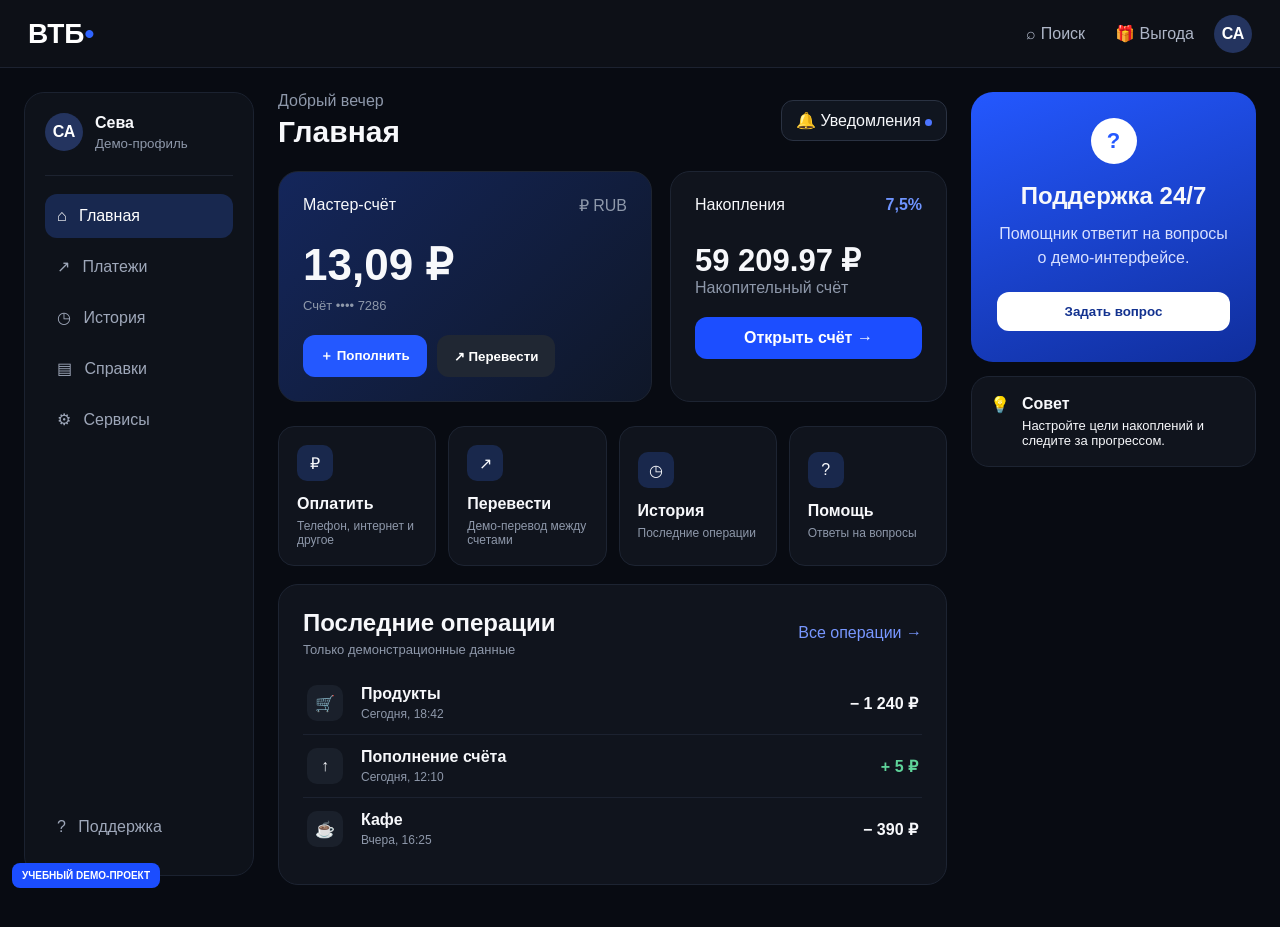
<file: index.html>
<!DOCTYPE html><html lang="ru"><head><meta charset="UTF-8"><meta name="viewport" content="width=device-width,initial-scale=1"><title>Финансовый кабинет — DEMO</title><link rel="stylesheet" href="style.css"></head><body>
<div class="demo-badge">УЧЕБНЫЙ DEMO-ПРОЕКТ</div><header class="header"><button class="icon-btn mobile-menu" data-action="menu">☰</button><a class="logo" href="index.html">ВТБ<span>•</span></a><div class="header-actions"><button class="header-link" data-action="search">⌕ <span>Поиск</span></button><button class="header-link" data-action="bonus">🎁 <span>Выгода</span></button><button class="avatar" data-action="profile">СА</button></div></header>
<div class="layout"><aside class="sidebar" id="sidebar"><div class="user-card"><div class="avatar big">СА</div><div><strong>Сева</strong><small>Демо-профиль</small></div></div><nav><button class="menu-item active" data-section="home">⌂ <span>Главная</span></button><button class="menu-item" data-section="payments">↗ <span>Платежи</span></button><button class="menu-item" data-section="history">◷ <span>История</span></button><button class="menu-item" data-action="help">▤ <span>Справки</span></button><button class="menu-item" data-action="services">⚙ <span>Сервисы</span></button></nav><div class="sidebar-bottom"><button class="menu-item" data-action="support">? <span>Поддержка</span></button></div></aside>
<main class="content"><div class="page-head"><div><p class="eyebrow">Добрый вечер</p><h1 id="pageTitle">Главная</h1></div><button class="outline-btn" data-action="notifications">🔔 Уведомления <span class="dot"></span></button></div>
<section id="homeSection"><div class="balance-grid"><article class="card balance-card"><div class="card-top"><span>Мастер-счёт</span><span class="muted">₽ RUB</span></div><div class="balance">13,09 ₽</div><div class="account-number">Счёт •••• 7286</div><div class="button-row"><button class="primary-btn" data-action="topup">＋ Пополнить</button><button class="secondary-btn" data-action="transfer">↗ Перевести</button></div></article><article class="card savings-mini"><div class="card-top"><span>Накопления</span><span class="rate">7,5%</span></div><h2>59 209.97 ₽</h2><p>Накопительный счёт</p><a class="full-btn" href="savings.html">Открыть счёт →</a></article></div>
<div class="quick-grid"><button class="quick-card" data-action="payment"><span class="quick-icon">₽</span><strong>Оплатить</strong><small>Телефон, интернет и другое</small></button><button class="quick-card" data-action="transfer"><span class="quick-icon">↗</span><strong>Перевести</strong><small>Демо-перевод между счетами</small></button><button class="quick-card" data-action="history"><span class="quick-icon">◷</span><strong>История</strong><small>Последние операции</small></button><button class="quick-card" data-action="support"><span class="quick-icon">?</span><strong>Помощь</strong><small>Ответы на вопросы</small></button></div>
<article class="card"><div class="section-title"><div><h2>Последние операции</h2><p>Только демонстрационные данные</p></div><button class="text-btn" data-action="history">Все операции →</button></div><div class="transactions"><div class="transaction"><span class="tx-icon">🛒</span><div><strong>Продукты</strong><small>Сегодня, 18:42</small></div><b>− 1 240 ₽</b></div><div class="transaction"><span class="tx-icon">↑</span><div><strong>Пополнение счёта</strong><small>Сегодня, 12:10</small></div><b class="plus">+ 5 ₽</b></div><div class="transaction"><span class="tx-icon">☕</span><div><strong>Кафе</strong><small>Вчера, 16:25</small></div><b>− 390 ₽</b></div></div></article></section>
<section id="paymentsSection" class="hidden"><article class="card"><div class="section-title"><div><h2>Платежи</h2><p>Интерактивная демонстрация без реальных операций</p></div></div><div class="service-grid"><button class="service-card" data-action="payment-form">📱<strong>Мобильная связь</strong><small>Пополнить номер</small></button><button class="service-card" data-action="payment-form">🌐<strong>Интернет</strong><small>Оплатить интернет</small></button><button class="service-card" data-action="payment-form">🏠<strong>ЖКХ</strong><small>Оплатить коммунальные услуги</small></button><button class="service-card" data-action="payment-form">🎮<strong>Развлечения</strong><small>Демо-оплата</small></button></div></article></section>
<section id="historySection" class="hidden"><article class="card"><div class="section-title"><div><h2>История операций</h2><p>Данные придуманы для демонстрации интерфейса</p></div><button class="outline-btn" data-action="filter">Фильтр</button></div><div class="transactions"><div class="transaction"><span class="tx-icon">🛒</span><div><strong>Продукты</strong><small>13 сентября, 18:42 · Карта</small></div><b>− 1 240 ₽</b></div><div class="transaction"><span class="tx-icon">↑</span><div><strong>Пополнение счёта</strong><small>13 сентября, 12:10 · Демо</small></div><b class="plus">+ 2 500 ₽</b></div><div class="transaction"><span class="tx-icon">☕</span><div><strong>Кафе</strong><small>12 ноября, 16:25 · Карта</small></div><b>− 390 ₽</b></div><div class="transaction"><span class="tx-icon">🎬</span><div><strong>Кино</strong><small>11 сентября, 20:15 · Карта</small></div><b>− 850 ₽</b></div></div></article></section></main>
<aside class="support-panel"><div class="support-card"><span class="support-symbol">?</span><h2>Поддержка 24/7</h2><p>Помощник ответит на вопросы о демо-интерфейсе.</p><button class="white-btn" data-action="support">Задать вопрос</button></div><div class="tip-card">💡 <div><strong>Совет</strong><p>Настройте цели накоплений и следите за прогрессом.</p></div></div></aside></div>
<div class="modal" id="modal"><div class="modal-box"><button class="modal-close" data-action="close">×</button><div id="modalContent"></div></div></div><script src="app.js"></script></body></html>
</file>
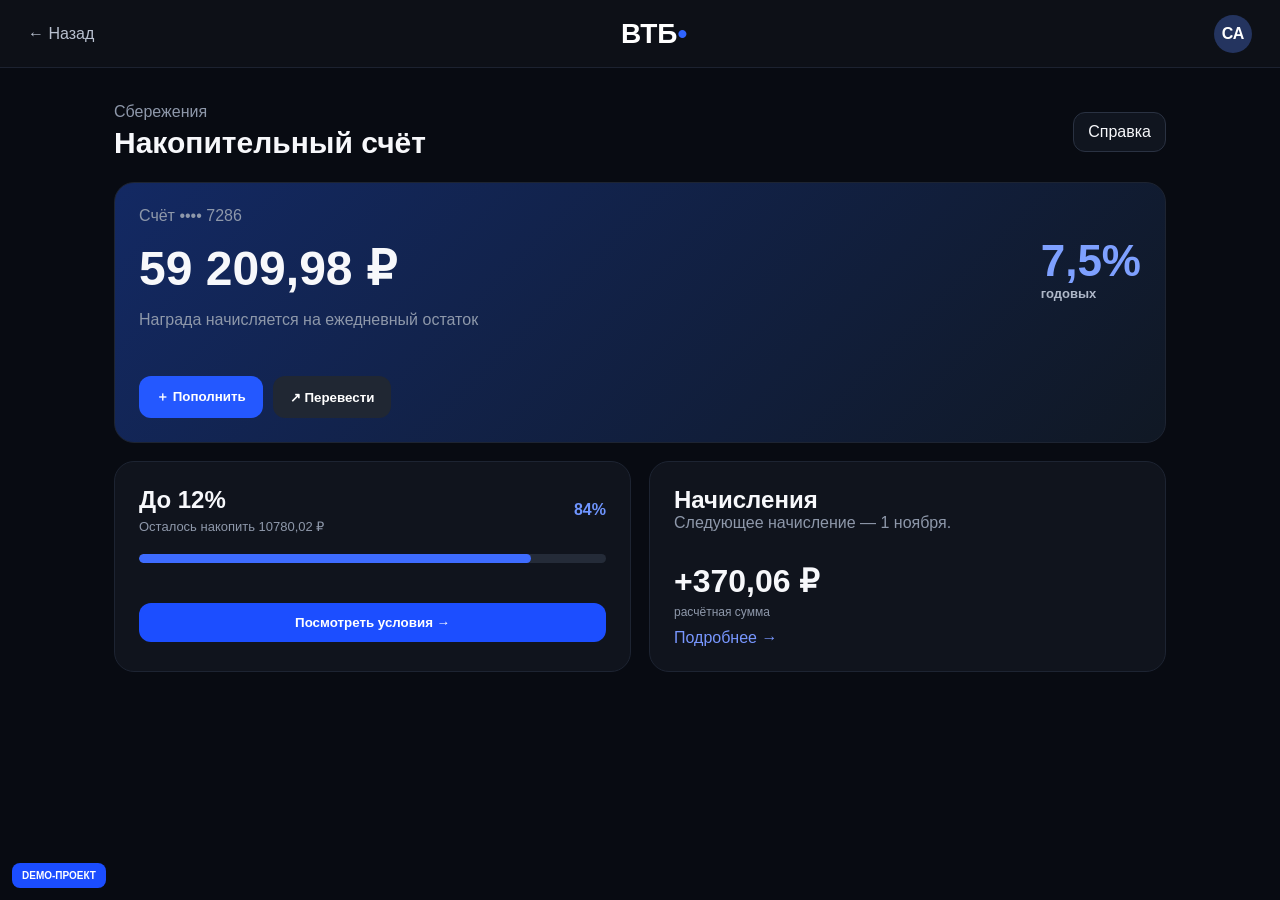
<file: savings.html>
<!DOCTYPE html><html lang="ru"><head><meta charset="UTF-8"><meta name="viewport" content="width=device-width,initial-scale=1"><title>Накопительный счёт — DEMO</title><link rel="stylesheet" href="style.css"></head><body><div class="demo-badge"> DEMO-ПРОЕКТ</div><header class="header"><a class="back-link" href="index.html">← Назад</a><a class="logo" href="index.html">ВТБ<span>•</span></a><button class="avatar" data-action="profile">СА</button></header><main class="savings-page"><div class="page-head"><div><p class="eyebrow">Сбережения</p><h1>Накопительный счёт</h1></div><button class="outline-btn" data-action="help">Справка</button></div><section class="savings-hero card"><div><span class="label">Счёт •••• 7286</span><h2>59 209,98 ₽</h2><p>Награда начисляется на ежедневный остаток</p></div><div class="rate-big">7,5%<small>годовых</small></div><div class="button-row"><button class="primary-btn" data-action="topup-savings">＋ Пополнить</button><button class="secondary-btn" data-action="transfer-savings">↗ Перевести</button></div></section><div class="savings-grid"><article class="card"><div class="section-title"><div><h2>До 12%</h2><p>Осталось накопить 10780,02 ₽</p></div><span class="percent">84%</span></div><div class="progress"><span></span></div><button class="full-btn" data-action="goal">Посмотреть условия →</button></article><article class="card"><h2>Начисления</h2><p class="muted">Следующее начисление — 1 ноября.</p><div class="earning">+370,06 ₽<small>расчётная сумма</small></div><button class="text-btn" data-action="help">Подробнее →</button></article></div></main><div class="modal" id="modal"><div class="modal-box"><button class="modal-close" data-action="close">×</button><div id="modalContent"></div></div></div><script src="app.js"></script></body></html>
</file>
<file: style.css>
*{box-sizing:border-box;margin:0;padding:0}body{font-family:Arial,sans-serif;background:#080b12;color:#f7f8fb;min-height:100vh}.demo-badge{position:fixed;bottom:12px;left:12px;z-index:2000;background:#1b4dff;color:#fff;padding:7px 10px;border-radius:8px;font-size:10px;font-weight:700}.header{height:68px;border-bottom:1px solid #1c2230;background:#0d1017;display:flex;align-items:center;justify-content:space-between;padding:0 28px;position:sticky;top:0;z-index:100}.logo{font-size:28px;font-weight:800;color:#fff;text-decoration:none}.logo span{color:#2f64ff}.header-actions{display:flex;gap:10px;align-items:center}.header-link,.icon-btn,.avatar,.outline-btn,.text-btn,.menu-item,.quick-card,.service-card{font:inherit;border:0;background:none;color:inherit;cursor:pointer}.header-link{padding:10px;color:#aeb6c7}.avatar{width:38px;height:38px;border-radius:50%;background:#24345f;color:#fff;font-weight:700}.avatar.big{display:grid;place-items:center}.mobile-menu{display:none}.layout{display:grid;grid-template-columns:230px minmax(0,1fr) 285px;gap:24px;padding:24px;max-width:1500px;margin:auto}.sidebar{background:#0e121a;border:1px solid #1b2230;border-radius:20px;padding:20px;height:calc(100vh - 116px);position:sticky;top:92px;display:flex;flex-direction:column}.user-card{display:flex;gap:12px;align-items:center;padding-bottom:24px;border-bottom:1px solid #1d2330}.user-card small{display:block;color:#8e98aa;margin-top:4px}.sidebar nav{padding-top:18px}.menu-item{width:100%;text-align:left;padding:13px 12px;border-radius:12px;color:#9ea7b9;margin-bottom:6px}.menu-item span{margin-left:8px}.menu-item:hover,.menu-item.active{background:#18284f;color:#fff}.sidebar-bottom{margin-top:auto}.page-head{display:flex;align-items:center;justify-content:space-between;margin-bottom:22px}.eyebrow,.muted,.account-number,.label,.card p,.transaction small,.quick-card small,.service-card small{color:#8e98aa}.page-head h1{font-size:30px;margin-top:5px}.outline-btn{border:1px solid #2a3242;padding:10px 14px;border-radius:12px;background:#10151f}.dot{display:inline-block;width:7px;height:7px;background:#4d75ff;border-radius:50%}.balance-grid{display:grid;grid-template-columns:1.35fr 1fr;gap:18px}.card{background:#10141d;border:1px solid #1d2432;border-radius:20px;padding:24px;margin-bottom:18px}.balance-card{background:linear-gradient(135deg,#14265b,#0f1728)}.card-top,.section-title{display:flex;justify-content:space-between}.balance{font-size:44px;font-weight:800;margin:24px 0 8px}.account-number{font-size:13px}.button-row{display:flex;gap:10px;margin-top:22px;flex-wrap:wrap}.primary-btn,.secondary-btn,.full-btn,.white-btn{border:0;border-radius:12px;padding:12px 17px;font-weight:700;cursor:pointer;text-decoration:none;display:inline-block}.primary-btn{background:#2458ff;color:white}.secondary-btn{background:#202733;color:white}.full-btn{background:#1c4eff;color:white;width:100%;text-align:center;margin-top:20px}.rate,.percent{color:#6f95ff;font-weight:700}.savings-mini h2{font-size:31px;margin-top:28px}.quick-grid{display:grid;grid-template-columns:repeat(4,1fr);gap:12px;margin:6px 0 18px}.quick-card{background:#10141d;border:1px solid #1d2432;border-radius:16px;padding:18px;text-align:left}.quick-icon{display:grid;place-items:center;width:36px;height:36px;border-radius:10px;background:#19284c;margin-bottom:14px}.quick-card strong,.quick-card small{display:block}.quick-card small{font-size:12px;margin-top:6px}.section-title{align-items:center;margin-bottom:15px}.section-title p{font-size:13px;margin-top:5px}.text-btn{color:#7897ff}.transactions{display:grid}.transaction{display:grid;grid-template-columns:42px 1fr auto;align-items:center;gap:12px;padding:13px 4px;border-bottom:1px solid #1c2230}.transaction:last-child{border:0}.tx-icon{width:36px;height:36px;border-radius:10px;background:#1a202b;display:grid;place-items:center}.transaction small{display:block;font-size:12px;margin-top:4px}.plus{color:#5fd39a}.support-card{background:linear-gradient(160deg,#2458ff,#102e9c);border-radius:22px;padding:26px;text-align:center;min-height:270px}.support-symbol{width:46px;height:46px;border-radius:50%;display:grid;place-items:center;background:#fff;color:#2458ff;margin:0 auto 18px;font-weight:800;font-size:22px}.support-card p{color:#d8e0ff;line-height:1.5;margin:12px 0 22px}.white-btn{background:#fff;color:#12318f;width:100%}.tip-card{display:flex;gap:12px;padding:18px;margin-top:14px;border:1px solid #1d2432;background:#10141d;border-radius:18px}.tip-card p{font-size:13px;margin-top:5px}.hidden{display:none}.modal{position:fixed;inset:0;background:rgba(0,0,0,.72);display:flex;align-items:center;justify-content:center;opacity:0;visibility:hidden;transition:.2s;z-index:1500;padding:20px}.modal.show{opacity:1;visibility:visible}.modal-box{position:relative;width:480px;max-width:100%;background:#11161f;border:1px solid #2a3241;border-radius:22px;padding:30px}.modal-close{position:absolute;right:12px;top:10px;border:0;background:transparent;color:#aeb6c7;font-size:28px;cursor:pointer}.modal-box label{display:block;color:#b9c1cf;font-size:13px;margin:14px 0}.modal-box input{display:block;width:100%;margin-top:7px;padding:13px;border:1px solid #2b3445;background:#0b0f16;color:#fff;border-radius:10px}.modal-note{color:#9ba5b6;line-height:1.5;margin-bottom:16px}.modal-amount{font-size:30px;font-weight:800;margin-top:10px}.full{width:100%;margin-top:12px}.service-grid{display:grid;grid-template-columns:1fr 1fr;gap:10px}.service-card{background:#151b25;border:1px solid #263041;border-radius:14px;padding:17px;text-align:left;min-height:90px}.service-card strong,.service-card small{display:block;margin-top:8px}.service-list{display:grid;gap:9px}.service-list button{padding:15px;background:#171d27;border:1px solid #273043;color:#fff;border-radius:12px;text-align:left}.notice{padding:14px;background:#171d27;border-radius:12px;margin:8px 0}.notice p{color:#a5afbf;margin-top:5px;font-size:13px}.toast{position:fixed;bottom:24px;left:50%;transform:translateX(-50%);background:#fff;color:#111;padding:13px 18px;border-radius:12px;z-index:3000;font-weight:700}.back-link{color:#b8c0cf;text-decoration:none}.savings-page{max-width:1100px;margin:auto;padding:35px 24px}.savings-hero{display:grid;grid-template-columns:1fr auto;gap:25px;align-items:center;background:linear-gradient(135deg,#132963,#101824)}.savings-hero h2{font-size:48px;margin:15px 0}.rate-big{font-size:44px;font-weight:800;color:#7ea0ff}.rate-big small{display:block;font-size:13px;color:#aeb7c8}.savings-hero .button-row{grid-column:1/-1}.savings-grid{display:grid;grid-template-columns:1fr 1fr;gap:18px}.progress{height:9px;background:#242b38;border-radius:99px;overflow:hidden;margin:20px 0}.progress span{display:block;height:100%;width:84%;background:#3e6cff;border-radius:99px}.earning{font-size:32px;font-weight:800;margin:30px 0 10px}.earning small{display:block;color:#8e98aa;font-size:12px;font-weight:400;margin-top:5px}@media(max-width:1100px){.layout{grid-template-columns:210px minmax(0,1fr)}.support-panel{display:none}.quick-grid{grid-template-columns:repeat(2,1fr)}}@media(max-width:760px){.header{padding:0 14px}.header-link span{display:none}.mobile-menu{display:block;font-size:22px}.layout{display:block;padding:14px}.sidebar{position:fixed;left:14px;top:82px;width:250px;height:auto;z-index:1200;transform:translateX(-120%);transition:.25s;box-shadow:0 20px 50px #000}.sidebar.open{transform:translateX(0)}.page-head h1{font-size:25px}.balance-grid,.savings-grid{grid-template-columns:1fr}.balance{font-size:37px}.quick-grid{grid-template-columns:1fr 1fr}.savings-hero{grid-template-columns:1fr}.savings-hero h2{font-size:37px}.rate-big{font-size:37px}.service-grid{grid-template-columns:1fr}.transaction{font-size:13px}.card{padding:18px}}@media(max-width:430px){.quick-grid{grid-template-columns:1fr}}
</file>
